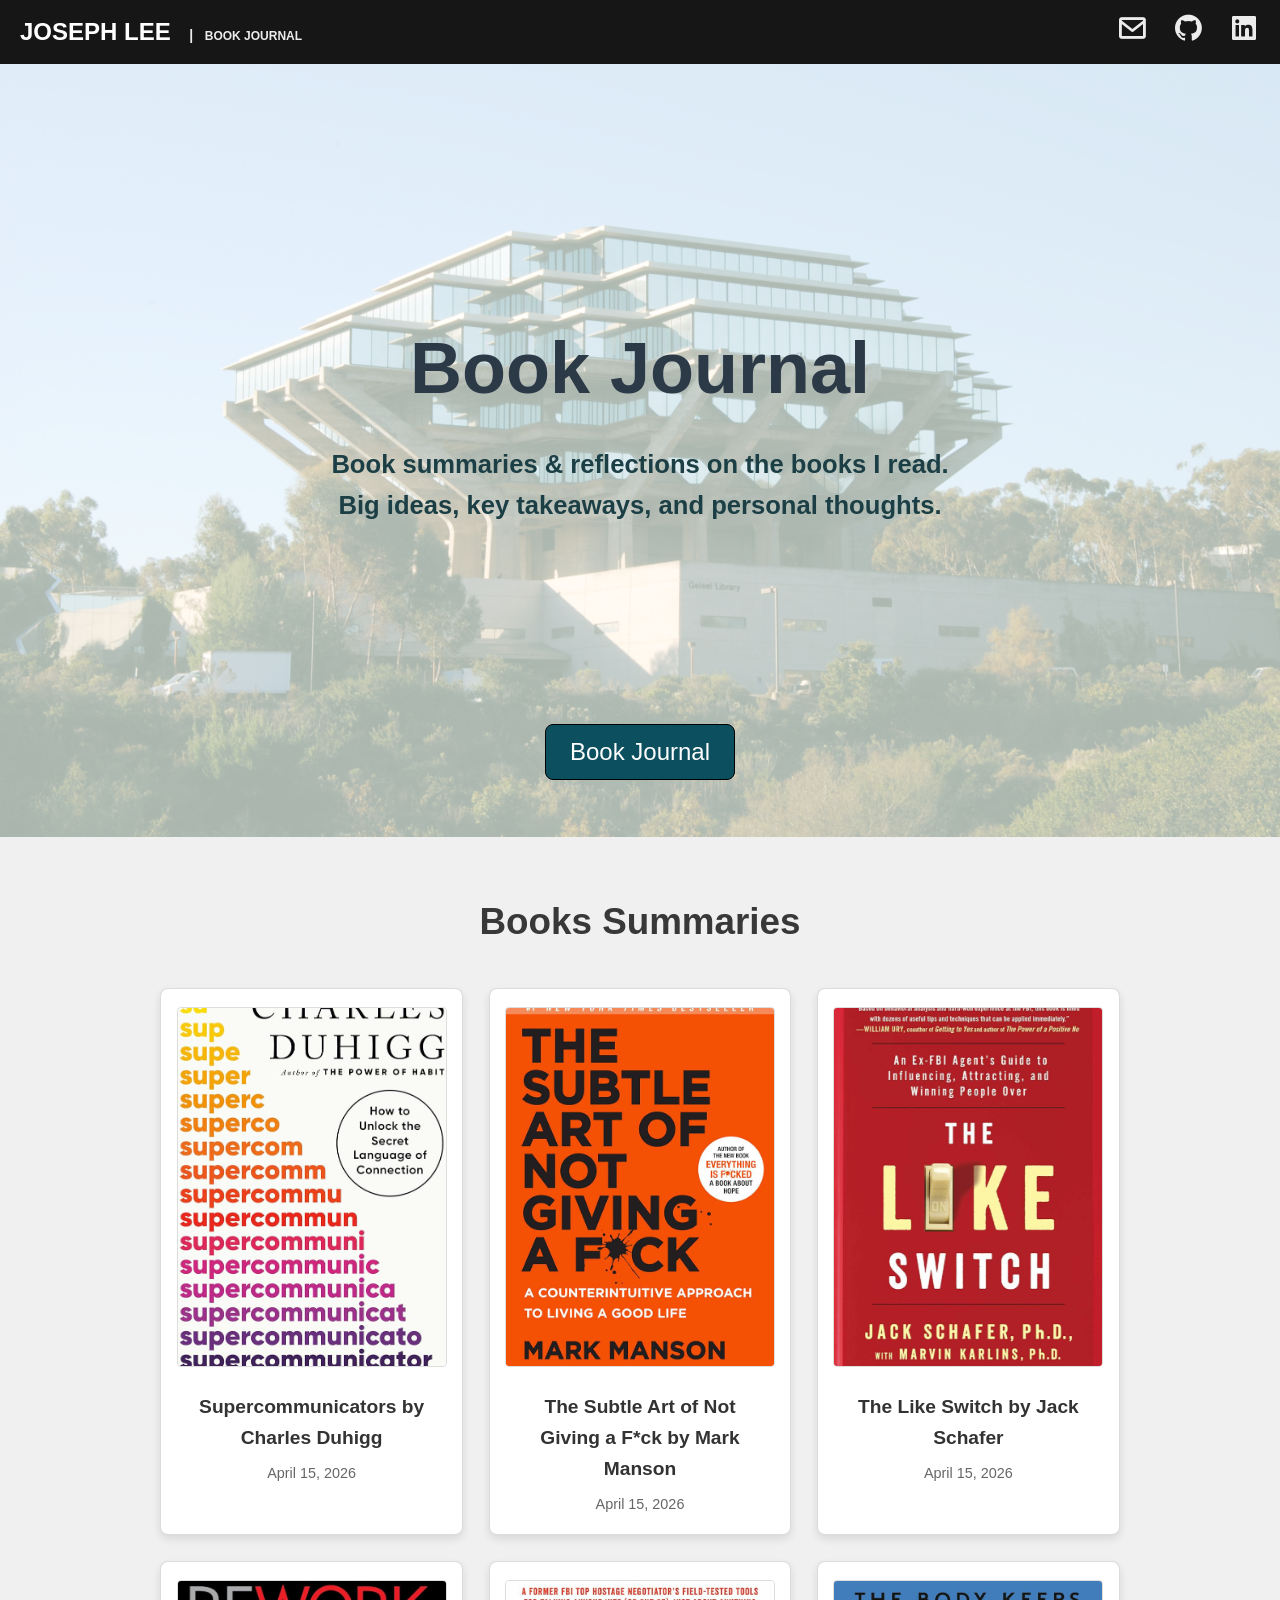
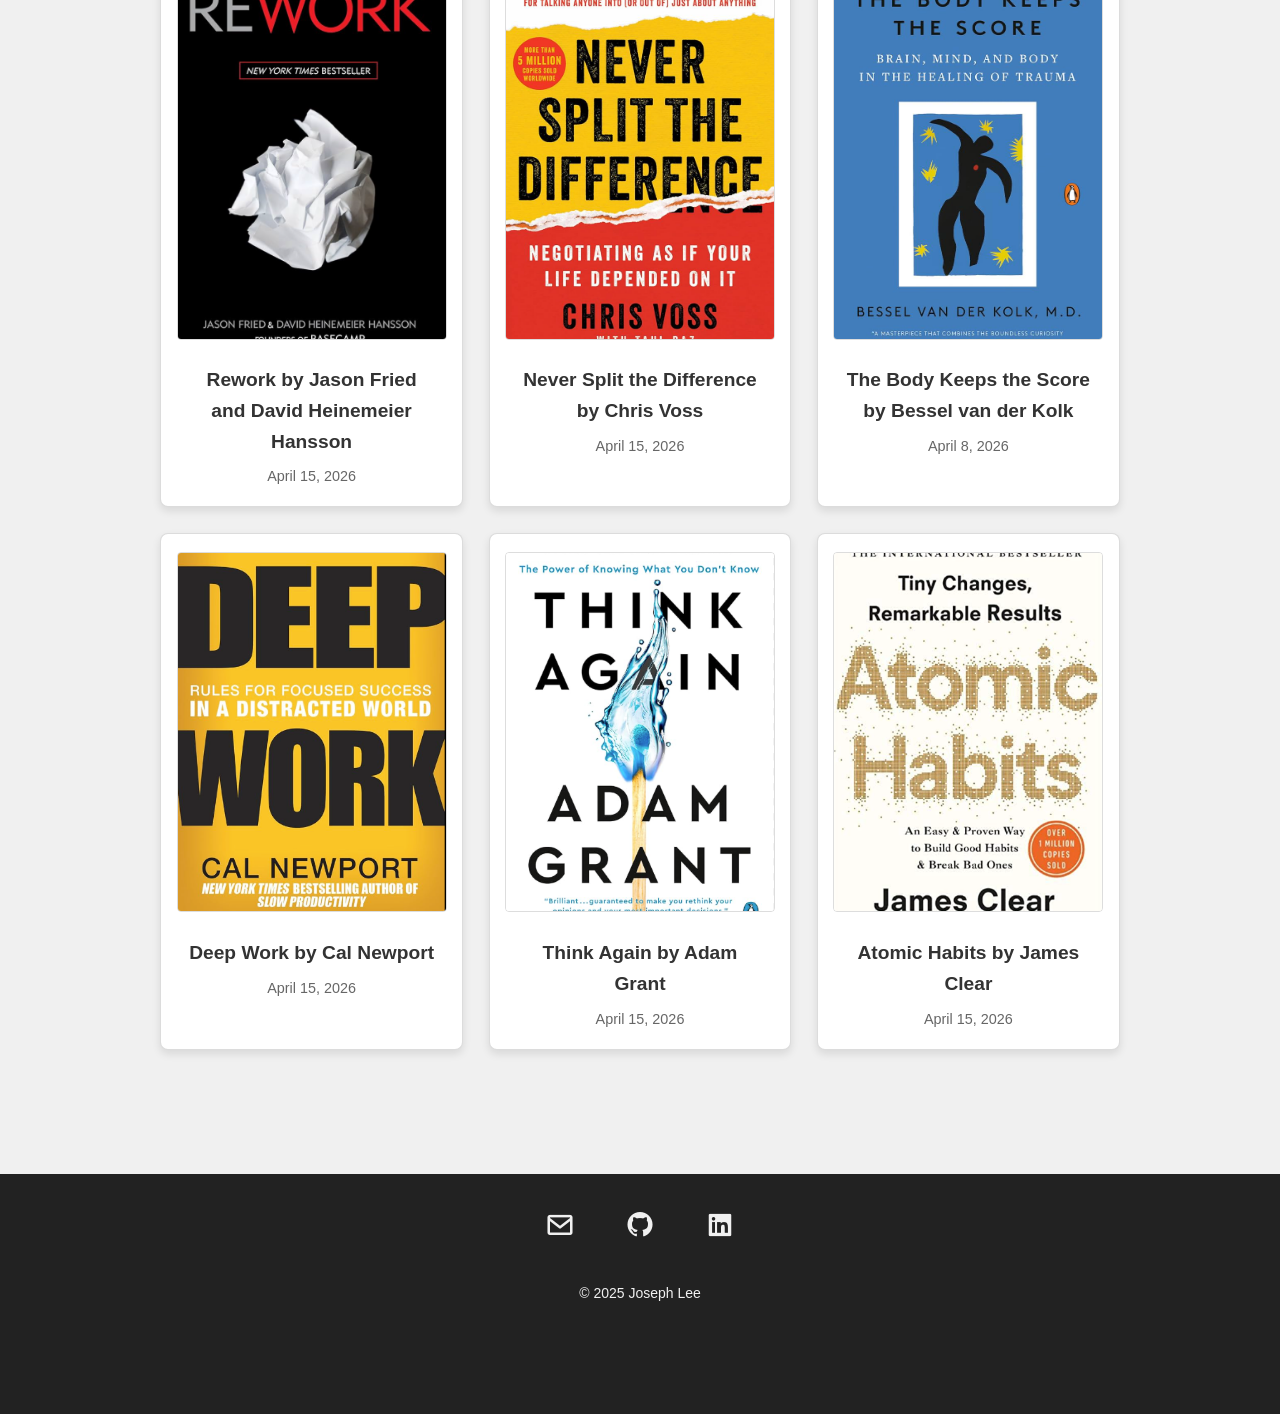
<file: index.html>
<!DOCTYPE html>
<html lang="en">
<head>
    <meta charset="UTF-8">
    <meta name="mobile-web-app-capable" content="yes">
	<meta name="author" content="Joseph Lee">
    <meta name="description" content="Personal Page">
    <meta name="viewport" content="width=device-width, initial-scale=1.0">
    <link rel="canonical" href="https://jo2eph.github.io/">
    <title>Book Journal | Joseph Lee</title>

    <!-- CSS
    ============================================== -->
    <link rel="stylesheet" href="./styles/style.css">
    <link rel="stylesheet" href="./styles/animate.css">
    <link rel="stylesheet" href="./styles/navbar.css">
    <link rel="stylesheet" href="./styles/jumpToTop.css">
    <link rel="stylesheet" href="./styles/intro.css">
    <link rel="stylesheet" href="./styles/main.css">
    <link rel="stylesheet" href="./styles/footer.css">
    
    <!-- ICON
    ============================================== -->
    <link rel="icon" type="image/x-icon" href="./assets/favicon.ico">
    
    <!-- FONTS
    ============================================== -->
    <link rel="preconnect" href="https://fonts.googleapis.com">

    <!-- OTHERS
    ============================================== -->
    <link href="https://unpkg.com/boxicons@2.1.4/css/boxicons.min.css" rel="stylesheet">
    <link href="https://cdnjs.cloudflare.com/ajax/libs/font-awesome/4.7.0/css/font-awesome.min.css" rel="stylesheet">
</head>
<body>
    <script defer src="./scripts/load.js"></script>
    
    <!-- NAVIGATION MENU -->
    <nav id="navbar-container">
        <!-- LEFT: logo -->
        <div id="navbar-left">
            <div id="logo">
                <a href="https://jo2eph.github.io/">
                    <span>
                        JOSEPH LEE
                    </span>
                </a>
                <span id="bread-crumbs">
                    &nbsp; | &nbsp;
                    <span class="bread-crumb">
                        BOOK JOURNAL
                    </span>
                </span>
            </div>
        </div>

        <!-- RIGHT: socials -->
        <div id="navbar-right">
            <div id="socials-container">
                <a href="mailto:junhyuk.x.lee@gmail.com" title="Send me an email" class="social-links"
                target="_blank" rel="noopener noreferrer">
                    <i class='bx  bx-envelope'></i>
                </a>
                <a href="https://github.com/jo2eph" title="My GitHub" class="social-links" target="_blank" rel="noopener noreferrer">
                    <i class="bx bxl-github"></i>
                </a>
                <a href="https://www.linkedin.com/in/jo2eph/" title="Connect with me on LinkedIn" class="social-links" target="_blank" rel="noopener noreferrer">
                    <i class='bx bxl-linkedin-square'></i>
                </a>
            </div>
        </div>
        
        <!-- MOBILE MENU -->
        <div id="mobile-menu">
            <i id="hamburger-menu" class="fa fa-bars" aria-hidden="true"></i>

            <div id="mobile-menu-content">
                <!-- SOCIALS -->
                <div id="mobile-navbar-socials" class="hidden">
                    <a href="mailto:junhyuk.x.lee@gmail.com" title="Send me an email" class="social-links"
                    target="_blank" rel="noopener noreferrer">
                        <i class='bx  bx-envelope'></i>
                    </a>
                    <a href="https://github.com/jo2eph" title="My GitHub" class="social-links" target="_blank" rel="noopener noreferrer">
                        <i class="bx bxl-github"></i>
                    </a>
                    <a href="https://www.linkedin.com/in/jo2eph/" title="Connect with me on LinkedIn" class="social-links" target="_blank" rel="noopener noreferrer">
                        <i class='bx bxl-linkedin-square'></i>
                    </a>
                </div>
            </div>
        </div>
    </nav>

    <!-- JUMP TO TOP BUTTON-->
    <div id="jump-to-top">
        <a href="javascript:void(0)" title="Scroll to top">
            <i class="fa fa-arrow-up" aria-hidden="true"></i>
        </a>
    </div>

    <!-- INTRO -->
    <section id="intro">
        <div id="intro-content">
            <h1>
                Book Journal
            </h1>
            <p>
                Book summaries &amp; reflections on the books I read.
                <br>
                Big ideas, key takeaways, and personal thoughts.
            </p>
            <a href="javascript:void(0)" title="Scroll down" id="scroll-down">
                Book Journal
            </a>
        </div>
    </section>

    <main>
        
        <h2>
            Books Summaries
        </h2>

        <div id="books-container">

            <div class="book-card">
                <div class="book-cover">
                    <img src="./assets/books/supercommunicators_charles_duhigg.png" alt="Image">
                </div>
                <div class="book-title">
                    <a href="./posts/template/">
                        Supercommunicators by Charles Duhigg
                    </a>
                </div>
                <div class="date">
                    April 15, 2026
                </div>
            </div>

            <div class="book-card">
                <div class="book-cover">
                    <img src="./assets/books/the_subtle_art_of_not_giving_a_f_mark_manson.png" alt="Image">
                </div>
                <div class="book-title">
                    <a href="./posts/template/">
                        The Subtle Art of Not Giving a F*ck by Mark Manson
                    </a>
                </div>
                <div class="date">
                    April 15, 2026
                </div>
            </div>

            <div class="book-card">
                <div class="book-cover">
                    <img src="./assets/books/the_like_switch_jack_schafer.png" alt="Image">
                </div>
                <div class="book-title">
                    <a href="./posts/template/">
                        The Like Switch by Jack Schafer
                    </a>
                </div>
                <div class="date">
                    April 15, 2026
                </div>
            </div>

            <div class="book-card">
                <div class="book-cover">
                    <img src="./assets/books/rework_jason_fried.png" alt="Image">
                </div>
                <div class="book-title">
                    <a href="./posts/template/">
                        Rework by Jason Fried and David Heinemeier Hansson
                    </a>
                </div>
                <div class="date">
                    April 15, 2026
                </div>
            </div>

            <div class="book-card">
                <div class="book-cover">
                    <img src="./assets/books/never_split_the_difference_chris_voss.png" alt="Image">
                </div>
                <div class="book-title">
                    <a href="./posts/template/">
                        Never Split the Difference by Chris Voss
                    </a>
                </div>
                <div class="date">
                    April 15, 2026
                </div>
            </div>

            <div class="book-card">
                <div class="book-cover">
                    <img src="./assets/books/the_body_keeps_the_score_bessel_van_der_kolk.png" alt="Image">
                </div>
                <div class="book-title">
                    <a href="./posts/template/">
                        The Body Keeps the Score by Bessel van der Kolk
                    </a>
                </div>
                <div class="date">
                    April 8, 2026
                </div>
            </div>

            <div class="book-card">
                <div class="book-cover">
                    <img src="./assets/books/deep_work_cal_newport.png" alt="Image">
                </div>
                <div class="book-title">
                    <a href="./posts/template/">
                        Deep Work by Cal Newport
                    </a>
                </div>
                <div class="date">
                    April 15, 2026
                </div>
            </div>

            <div class="book-card">
                <div class="book-cover">
                    <img src="./assets/books/think_again_adam_grant.png" alt="Image">
                </div>
                <div class="book-title">
                    <a href="./posts/template/">
                        Think Again by Adam Grant
                    </a>
                </div>
                <div class="date">
                    April 15, 2026
                </div>
            </div>

            <div class="book-card">
                <div class="book-cover">
                    <img src="./assets/books/atomic_habits_james_clear.png" alt="Image">
                </div>
                <div class="book-title">
                    <a href="./posts/atomic_habits_james_clear/">
                        Atomic Habits by James Clear
                    </a>
                </div>
                <div class="date">
                    April 15, 2026
                </div>
            </div>

        </div>

    </main>

    <!-- FOOTER SECTION -->
    <footer id="footer">
        <div id="footer-container">
            <div id="links">
                <a href="mailto:junhyuk.x.lee@gmail.com" title="Send me an email" class="social-links"
                target="_blank" rel="noopener noreferrer">
                    <i class='bx  bx-envelope'></i>
                </a>
                <a href="https://github.com/jo2eph" title="My GitHub" class="social-links" target="_blank" rel="noopener noreferrer">
                    <i class="bx bxl-github"></i>
                </a>
                <a href="https://www.linkedin.com/in/jo2eph/" title="Connect with me on LinkedIn" class="social-links" target="_blank" rel="noopener noreferrer">
                    <i class='bx bxl-linkedin-square'></i>
                </a>
            </div>

            <span id="copyright">
                &copy; 2025 Joseph Lee
            </span>
        </div>
    </footer>

    <script src="./scripts/script.js"></script>
    <script src="./scripts/scrollToTop.js"></script>
    <script src="./scripts/url.js"></script>
</body>
</html>
</file>
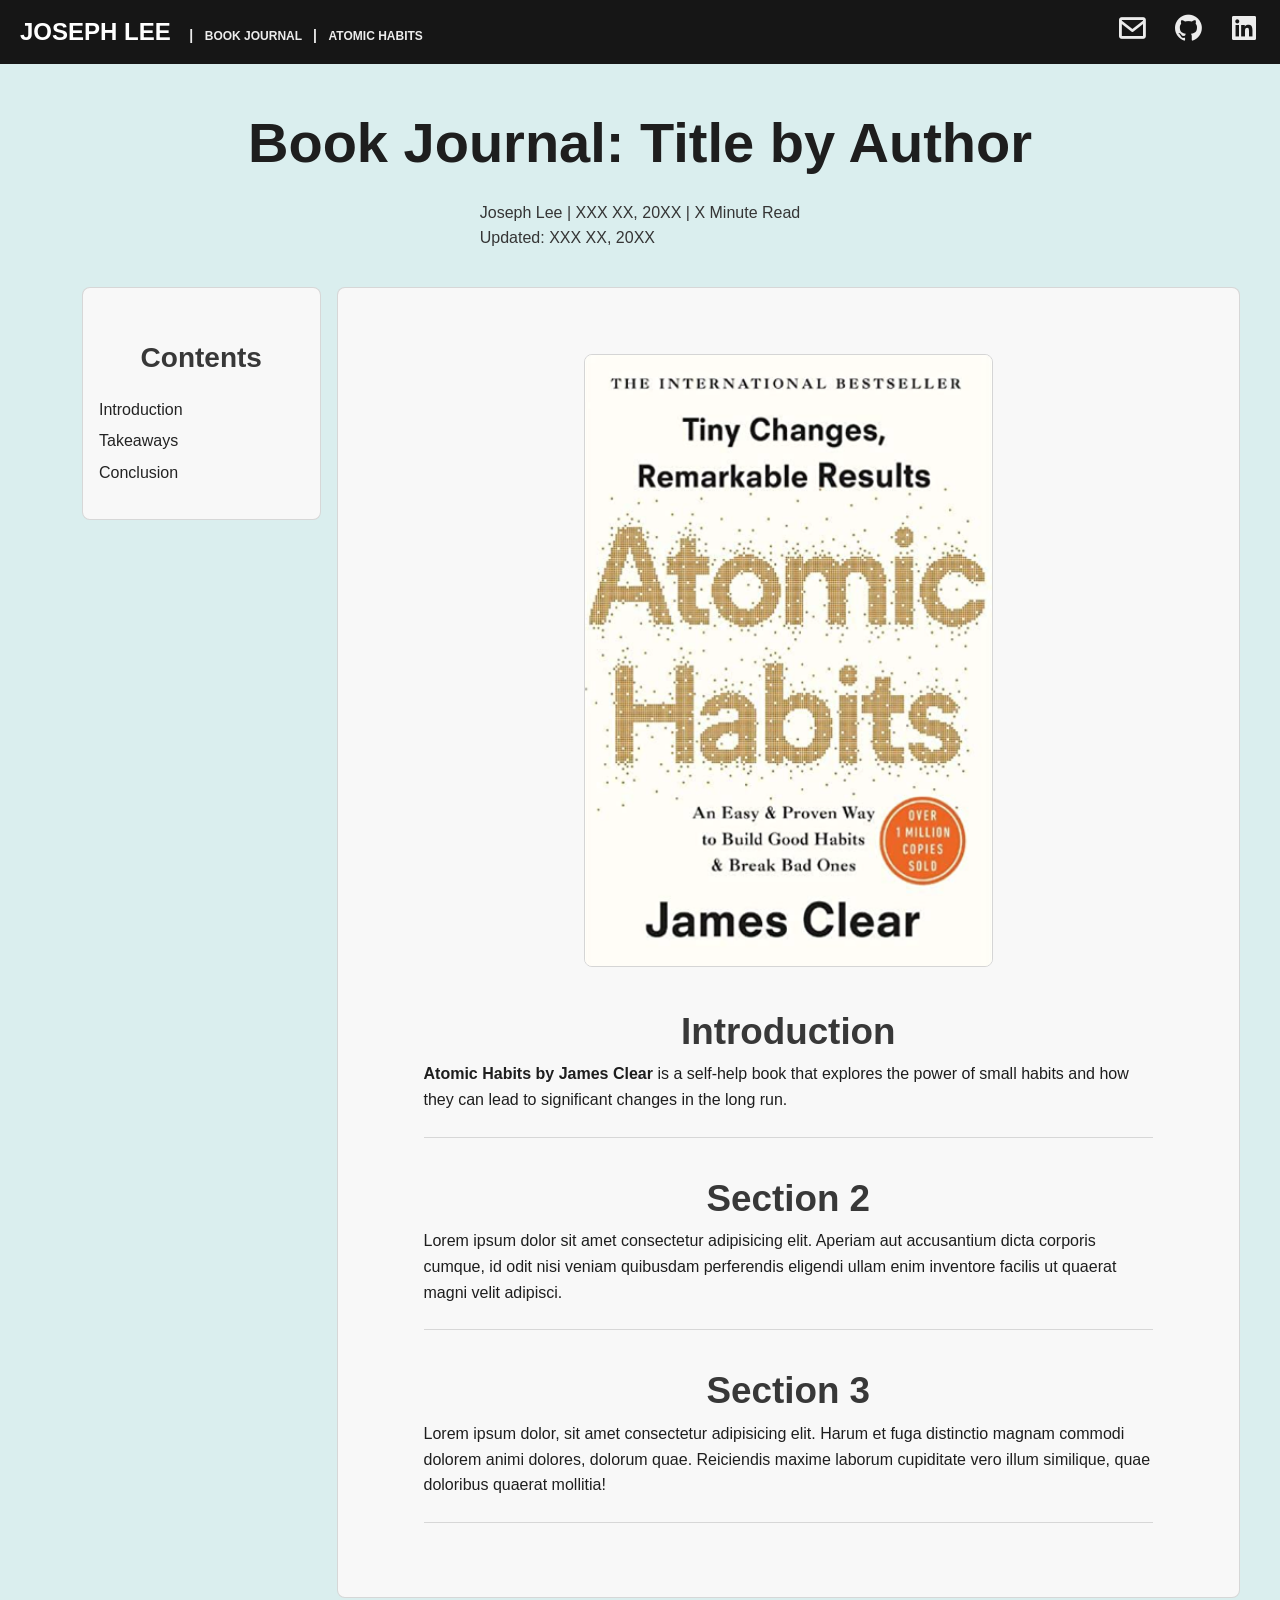
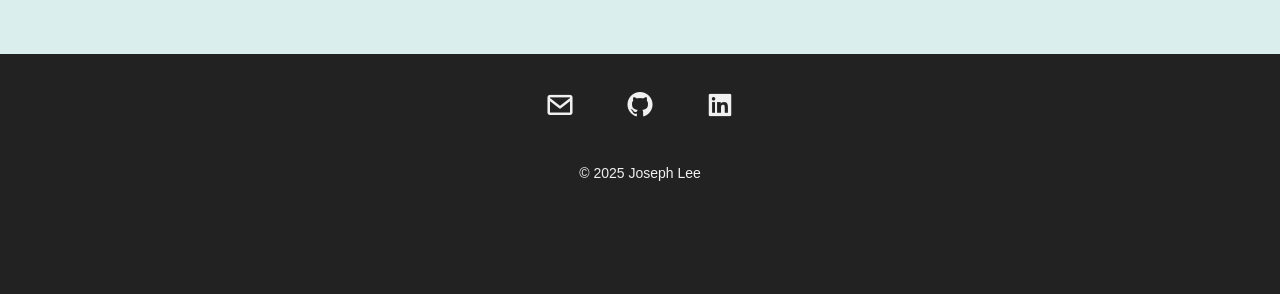
<file: posts/atomic_habits_james_clear/index.html>
<!DOCTYPE html>
<html lang="en">
<head>
    <meta charset="UTF-8">
    <meta name="viewport" content="width=device-width, initial-scale=1.0">
    <title>Book Journal | Template | Joseph Lee</title>
    
    <!-- CSS
    ============================================== -->
    <link rel="stylesheet" href="../../styles/style.css">
    <link rel="stylesheet" href="../../styles/animate.css">
    <link rel="stylesheet" href="../../styles/navbar.css">
    <link rel="stylesheet" href="../../styles/jumpToTop.css">
    <link rel="stylesheet" href="../../styles/intro.css">
    <link rel="stylesheet" href="../../styles/main.css">
    <link rel="stylesheet" href="../../styles/posts.css">
    <link rel="stylesheet" href="../../styles/footer.css">

    <link rel="stylesheet" href="./styles/style.css">
    
    <!-- ICON
    ============================================== -->
    <link rel="icon" type="image/x-icon" href="../../assets/favicon.ico">
    
    <!-- FONTS
    ============================================== -->
    <link rel="preconnect" href="https://fonts.googleapis.com">

    <!-- OTHERS
    ============================================== -->
    <link href="https://unpkg.com/boxicons@2.1.4/css/boxicons.min.css" rel="stylesheet">
    <link href="https://cdnjs.cloudflare.com/ajax/libs/font-awesome/4.7.0/css/font-awesome.min.css" rel="stylesheet">
</head>
<body>
    <script defer src="../../scripts/load.js"></script>
    
    <!-- NAVIGATION MENU -->
    <nav id="navbar-container">
        <!-- LEFT: logo -->
        <div id="navbar-left">
            <div id="logo">
                <a href="https://jo2eph.github.io/">
                    <span>
                        JOSEPH LEE
                    </span>
                </a>
                <span id="bread-crumbs">
                    &nbsp; | &nbsp;
                    <a href="https://jo2eph.github.io/book-journal/">
                        <span class="bread-crumb">
                            BOOK JOURNAL
                        </span>
                    </a>
                    &nbsp; | &nbsp;
                    <span class="bread-crumb">
                        ATOMIC HABITS
                    </span>
                </span>
            </div>
        </div>

        <!-- RIGHT: socials -->
        <div id="navbar-right">
            <div id="socials-container">
                <a href="mailto:junhyuk.x.lee@gmail.com" title="Send me an email" class="social-links"
                target="_blank" rel="noopener noreferrer">
                    <i class='bx  bx-envelope'></i>
                </a>
                <a href="https://github.com/jo2eph" title="My GitHub" class="social-links" target="_blank" rel="noopener noreferrer">
                    <i class="bx bxl-github"></i>
                </a>
                <a href="https://www.linkedin.com/in/jo2eph/" title="Connect with me on LinkedIn" class="social-links" target="_blank" rel="noopener noreferrer">
                    <i class='bx bxl-linkedin-square'></i>
                </a>
            </div>
        </div>
        
        <!-- MOBILE MENU -->
        <div id="mobile-menu">
            <i id="hamburger-menu" class="fa fa-bars" aria-hidden="true"></i>

            <div id="mobile-menu-content">
                <!-- SOCIALS -->
                <div id="mobile-navbar-socials" class="hidden">
                    <a href="mailto:junhyuk.x.lee@gmail.com" title="Send me an email" class="social-links"
                    target="_blank" rel="noopener noreferrer">
                        <i class='bx  bx-envelope'></i>
                    </a>
                    <a href="https://github.com/jo2eph" title="My GitHub" class="social-links" target="_blank" rel="noopener noreferrer">
                        <i class="bx bxl-github"></i>
                    </a>
                    <a href="https://www.linkedin.com/in/jo2eph/" title="Connect with me on LinkedIn" class="social-links" target="_blank" rel="noopener noreferrer">
                        <i class='bx bxl-linkedin-square'></i>
                    </a>
                </div>
            </div>
        </div>
    </nav>

    <!-- JUMP TO TOP BUTTON-->
    <div id="jump-to-top">
        <a href="javascript:void(0)" title="Scroll to top">
            <i class="fa fa-arrow-up" aria-hidden="true"></i>
        </a>
    </div>

    <main>
        <h1 id="title">
            Book Journal: Title by Author
        </h1>
        <div id="info">
            Joseph Lee | XXX XX, 20XX | X Minute Read
            <br>
            Updated: XXX XX, 20XX
        </div>

        <div id="article-container">
            <aside id="contents">
                <h2>
                    Contents
                </h2>
                <ul>
                    <li id="contents-link-1">
                        <a href="javascript:void(0)">
                            Introduction
                        </a>
                    </li>
                    <li id="contents-link-2">
                        <a href="javascript:void(0)">
                            Takeaways
                        </a>
                    </li>
                    <li id="contents-link-3">
                        <a href="javascript:void(0)">
                            Conclusion
                        </a>
                    </li>
                </ul>
            </aside>

            <article id="article">

                <img src="../../assets/books/atomic_habits_james_clear.png" alt="Image" id="book-image">

                <section id="section-1">
                    <h2>
                        Introduction
                    </h2>
                    <p>
                        <b>Atomic Habits by James Clear</b>
                        is a self-help book that explores the power of small habits
                        and how they can lead to significant changes in the long run.
                        
                    </p>
                </section>

                <section id="section-2">
                    <h2>
                        Section 2
                    </h2>
                    <p>
                        Lorem ipsum dolor sit amet consectetur adipisicing elit. Aperiam aut accusantium dicta corporis cumque, id odit nisi veniam quibusdam perferendis eligendi ullam enim inventore facilis ut quaerat magni velit adipisci.
                    </p>
                </section>

                <section id="section-3">
                    <h2>
                        Section 3
                    </h2>
                    <p>
                        Lorem ipsum dolor, sit amet consectetur adipisicing elit. Harum et fuga distinctio magnam commodi dolorem animi dolores, dolorum quae. Reiciendis maxime laborum cupiditate vero illum similique, quae doloribus quaerat mollitia!
                    </p>
                </section>
            </article>

        </div>
    </main>

    <footer id="footer">
        <div id="footer-container">
            <div id="links">
                <a href="mailto:junhyuk.x.lee@gmail.com" title="Send me an email" class="social-links"
                target="_blank" rel="noopener noreferrer">
                    <i class='bx  bx-envelope'></i>
                </a>
                <a href="https://github.com/jo2eph" title="My GitHub" class="social-links" target="_blank" rel="noopener noreferrer">
                    <i class="bx bxl-github"></i>
                </a>
                <a href="https://www.linkedin.com/in/jo2eph/" title="Connect with me on LinkedIn" class="social-links" target="_blank" rel="noopener noreferrer">
                    <i class='bx bxl-linkedin-square'></i>
                </a>
            </div>

            <span id="copyright">
                &copy; 2025 Joseph Lee
            </span>
        </div>
    </footer>

    <script src="../../scripts/contents.js"></script>
    <script src="../../scripts/script.js"></script>
    <script src="../../scripts/scrollToTop.js"></script>
    <script src="../../scripts/url.js"></script>
</body>
</html>
</file>
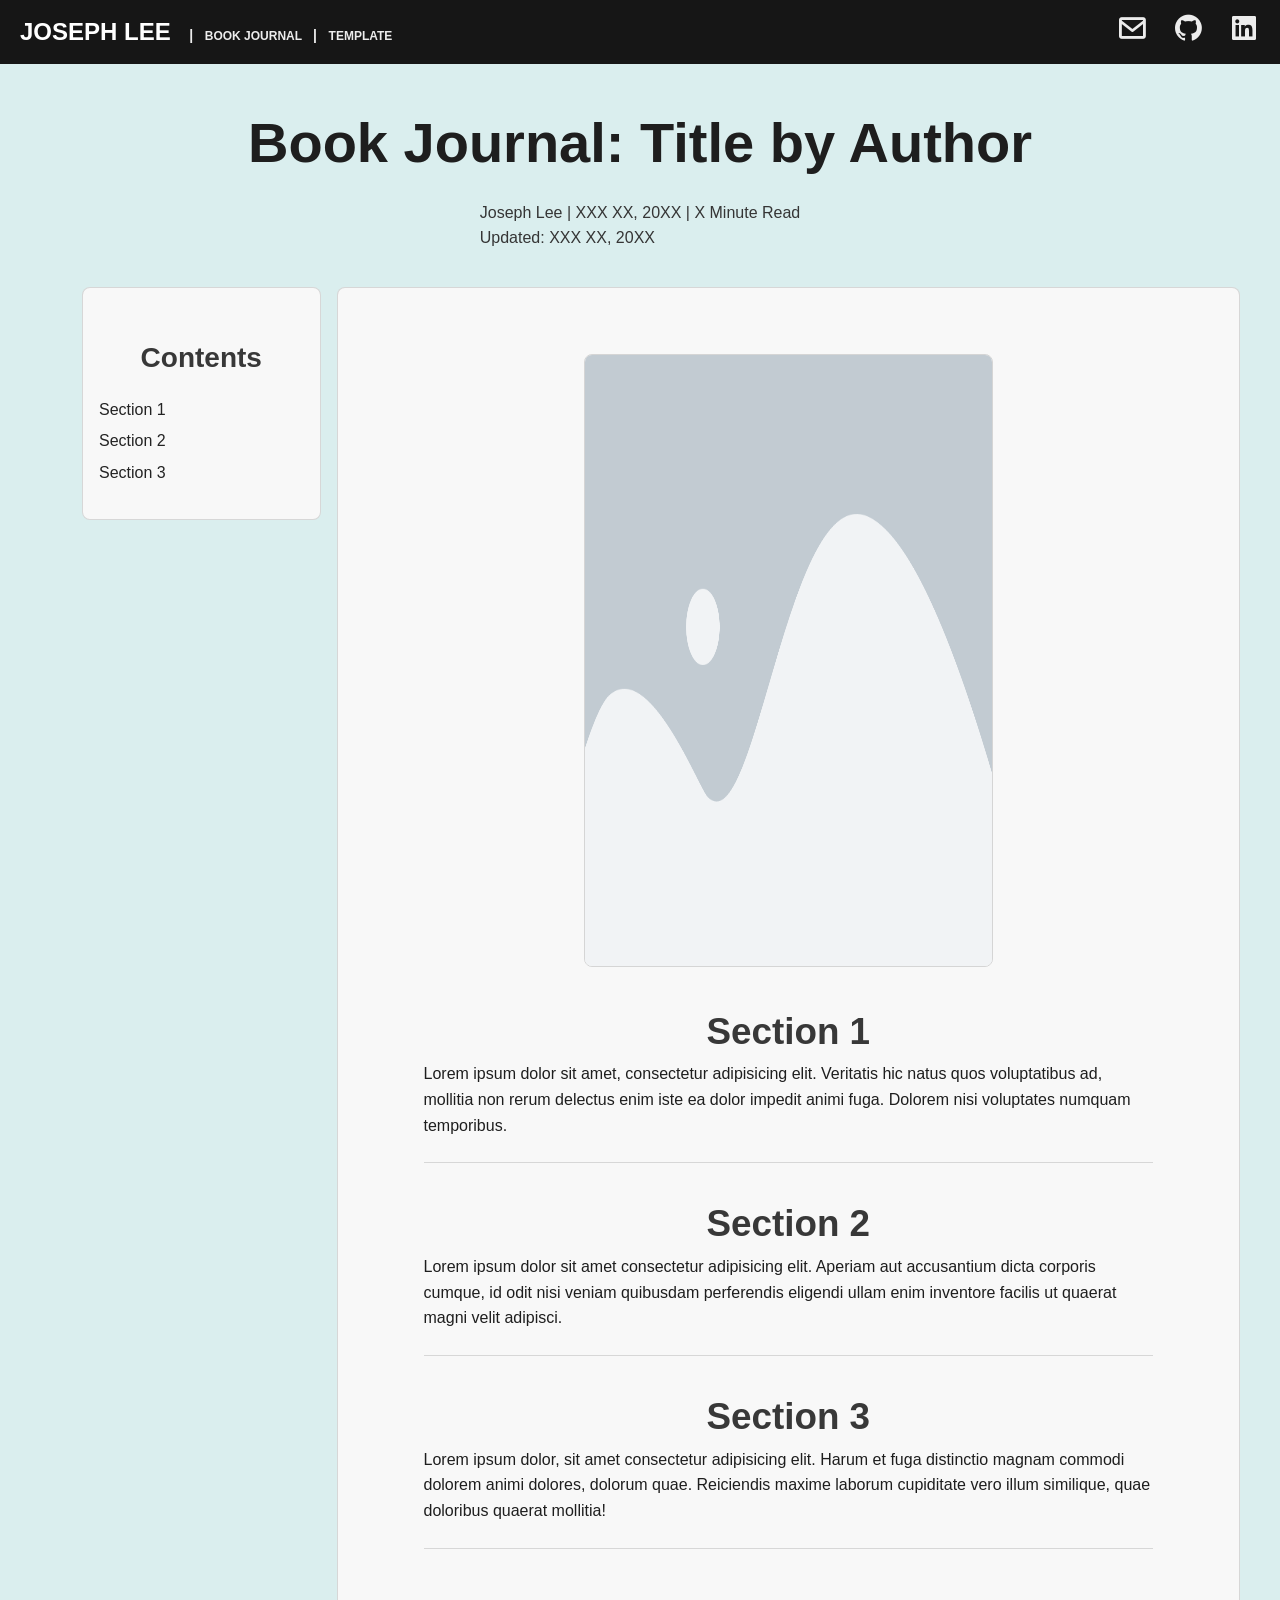
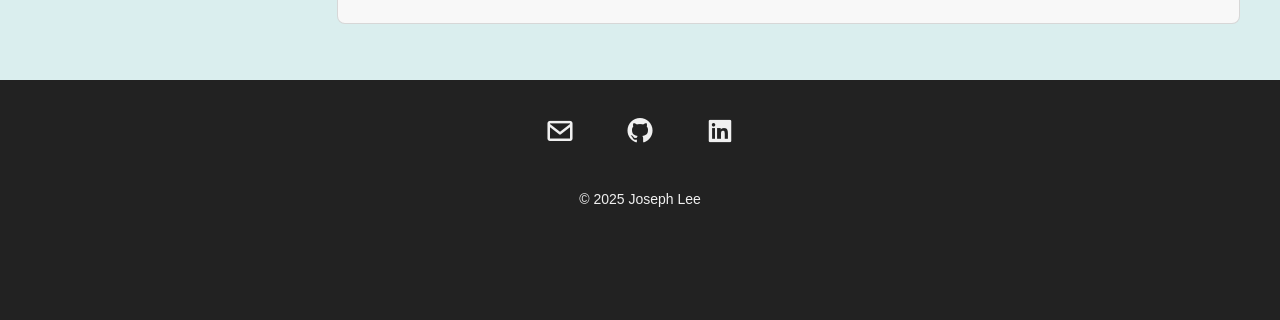
<file: posts/template/index.html>
<!DOCTYPE html>
<html lang="en">
<head>
    <meta charset="UTF-8">
    <meta name="viewport" content="width=device-width, initial-scale=1.0">
    <title>Book Journal | Template | Joseph Lee</title>
    
    <!-- CSS
    ============================================== -->
    <link rel="stylesheet" href="../../styles/style.css">
    <link rel="stylesheet" href="../../styles/animate.css">
    <link rel="stylesheet" href="../../styles/navbar.css">
    <link rel="stylesheet" href="../../styles/jumpToTop.css">
    <link rel="stylesheet" href="../../styles/intro.css">
    <link rel="stylesheet" href="../../styles/main.css">
    <link rel="stylesheet" href="../../styles/posts.css">
    <link rel="stylesheet" href="../../styles/footer.css">

    <link rel="stylesheet" href="./styles/style.css">
    
    <!-- ICON
    ============================================== -->
    <link rel="icon" type="image/x-icon" href="../../assets/favicon.ico">
    
    <!-- FONTS
    ============================================== -->
    <link rel="preconnect" href="https://fonts.googleapis.com">

    <!-- OTHERS
    ============================================== -->
    <link href="https://unpkg.com/boxicons@2.1.4/css/boxicons.min.css" rel="stylesheet">
    <link href="https://cdnjs.cloudflare.com/ajax/libs/font-awesome/4.7.0/css/font-awesome.min.css" rel="stylesheet">
</head>
<body>
    <script defer src="../../scripts/load.js"></script>
    
    <!-- NAVIGATION MENU -->
    <nav id="navbar-container">
        <!-- LEFT: logo -->
        <div id="navbar-left">
            <div id="logo">
                <a href="https://jo2eph.github.io/">
                    <span>
                        JOSEPH LEE
                    </span>
                </a>
                <span id="bread-crumbs">
                    &nbsp; | &nbsp;
                    <a href="https://jo2eph.github.io/book-journal/">
                        <span class="bread-crumb">
                            BOOK JOURNAL
                        </span>
                    </a>
                    &nbsp; | &nbsp;
                    <span class="bread-crumb">
                        TEMPLATE
                    </span>
                </span>
            </div>
        </div>

        <!-- RIGHT: socials -->
        <div id="navbar-right">
            <div id="socials-container">
                <a href="mailto:junhyuk.x.lee@gmail.com" title="Send me an email" class="social-links"
                target="_blank" rel="noopener noreferrer">
                    <i class='bx  bx-envelope'></i>
                </a>
                <a href="https://github.com/jo2eph" title="My GitHub" class="social-links" target="_blank" rel="noopener noreferrer">
                    <i class="bx bxl-github"></i>
                </a>
                <a href="https://www.linkedin.com/in/jo2eph/" title="Connect with me on LinkedIn" class="social-links" target="_blank" rel="noopener noreferrer">
                    <i class='bx bxl-linkedin-square'></i>
                </a>
            </div>
        </div>
        
        <!-- MOBILE MENU -->
        <div id="mobile-menu">
            <i id="hamburger-menu" class="fa fa-bars" aria-hidden="true"></i>

            <div id="mobile-menu-content">
                <!-- SOCIALS -->
                <div id="mobile-navbar-socials" class="hidden">
                    <a href="mailto:junhyuk.x.lee@gmail.com" title="Send me an email" class="social-links"
                    target="_blank" rel="noopener noreferrer">
                        <i class='bx  bx-envelope'></i>
                    </a>
                    <a href="https://github.com/jo2eph" title="My GitHub" class="social-links" target="_blank" rel="noopener noreferrer">
                        <i class="bx bxl-github"></i>
                    </a>
                    <a href="https://www.linkedin.com/in/jo2eph/" title="Connect with me on LinkedIn" class="social-links" target="_blank" rel="noopener noreferrer">
                        <i class='bx bxl-linkedin-square'></i>
                    </a>
                </div>
            </div>
        </div>
    </nav>

    <!-- JUMP TO TOP BUTTON-->
    <div id="jump-to-top">
        <a href="javascript:void(0)" title="Scroll to top">
            <i class="fa fa-arrow-up" aria-hidden="true"></i>
        </a>
    </div>

    <main>
        <h1 id="title">
            Book Journal: Title by Author
        </h1>
        <div id="info">
            Joseph Lee | XXX XX, 20XX | X Minute Read
            <br>
            Updated: XXX XX, 20XX
        </div>

        <div id="article-container">
            <aside id="contents">
                <h2>
                    Contents
                </h2>
                <ul>
                    <li id="contents-link-1">
                        <a href="javascript:void(0)">
                            Section 1
                        </a>
                    </li>
                    <li id="contents-link-2">
                        <a href="javascript:void(0)">
                            Section 2
                        </a>
                    </li>
                    <li id="contents-link-3">
                        <a href="javascript:void(0)">
                            Section 3
                        </a>
                    </li>
                </ul>
            </aside>

            <article id="article">

                <img src="../../assets/placeholder.png" alt="Image" id="book-image">

                <section id="section-1">
                    <h2>
                        Section 1
                    </h2>
                    <p>
                        Lorem ipsum dolor sit amet, consectetur adipisicing elit. Veritatis hic natus quos voluptatibus ad, mollitia non rerum delectus enim iste ea dolor impedit animi fuga. Dolorem nisi voluptates numquam temporibus.
                    </p>
                </section>

                <section id="section-2">
                    <h2>
                        Section 2
                    </h2>
                    <p>
                        Lorem ipsum dolor sit amet consectetur adipisicing elit. Aperiam aut accusantium dicta corporis cumque, id odit nisi veniam quibusdam perferendis eligendi ullam enim inventore facilis ut quaerat magni velit adipisci.
                    </p>
                </section>

                <section id="section-3">
                    <h2>
                        Section 3
                    </h2>
                    <p>
                        Lorem ipsum dolor, sit amet consectetur adipisicing elit. Harum et fuga distinctio magnam commodi dolorem animi dolores, dolorum quae. Reiciendis maxime laborum cupiditate vero illum similique, quae doloribus quaerat mollitia!
                    </p>
                </section>
            </article>

        </div>
    </main>

    <footer id="footer">
        <div id="footer-container">
            <div id="links">
                <a href="mailto:junhyuk.x.lee@gmail.com" title="Send me an email" class="social-links"
                target="_blank" rel="noopener noreferrer">
                    <i class='bx  bx-envelope'></i>
                </a>
                <a href="https://github.com/jo2eph" title="My GitHub" class="social-links" target="_blank" rel="noopener noreferrer">
                    <i class="bx bxl-github"></i>
                </a>
                <a href="https://www.linkedin.com/in/jo2eph/" title="Connect with me on LinkedIn" class="social-links" target="_blank" rel="noopener noreferrer">
                    <i class='bx bxl-linkedin-square'></i>
                </a>
            </div>

            <span id="copyright">
                &copy; 2025 Joseph Lee
            </span>
        </div>
    </footer>

    <script src="../../scripts/contents.js"></script>
    <script src="../../scripts/script.js"></script>
    <script src="../../scripts/scrollToTop.js"></script>
    <script src="../../scripts/url.js"></script>
</body>
</html>
</file>
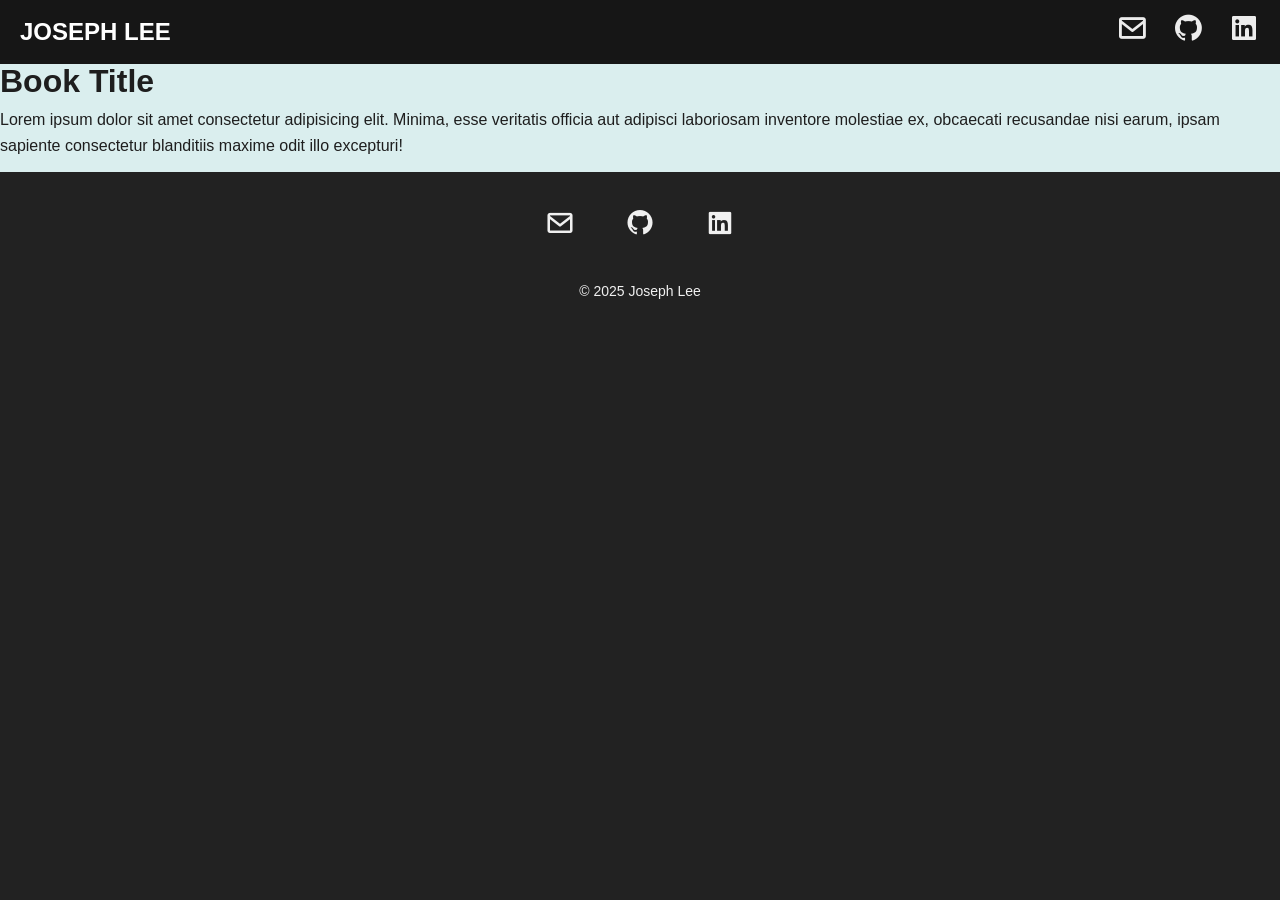
<file: posts/template.html>
<!DOCTYPE html>
<html lang="en">
<head>
    <meta charset="UTF-8">
    <meta name="viewport" content="width=device-width, initial-scale=1.0">
    <title>Template</title>
    
<!-- CSS
    ============================================== -->
    <link rel="stylesheet" href="../styles/style.css">
    <link rel="stylesheet" href="../styles/animate.css">
    <link rel="stylesheet" href="../styles/navbar.css">
    <link rel="stylesheet" href="../styles/jumpToTop.css">
    <link rel="stylesheet" href="../styles/intro.css">
    <link rel="stylesheet" href="../styles/main.css">
    <link rel="stylesheet" href="../styles/posts.css">
    <link rel="stylesheet" href="../styles/footer.css">
    
    <!-- ICON
    ============================================== -->
    <link rel="icon" type="image/x-icon" href="../assets/favicon.ico">
    
    <!-- FONTS
    ============================================== -->
    <link rel="preconnect" href="https://fonts.googleapis.com">

    <!-- OTHERS
    ============================================== -->
    <link href="https://unpkg.com/boxicons@2.1.4/css/boxicons.min.css" rel="stylesheet">
    <link href="https://cdnjs.cloudflare.com/ajax/libs/font-awesome/4.7.0/css/font-awesome.min.css" rel="stylesheet">
</head>
<body>
    <script defer src="../scripts/load.js"></script>
    
    <!-- NAVIGATION MENU -->
    <nav id="navbar-container">
        <!-- LEFT: logo -->
        <div id="navbar-left">
            <div id="logo">
                <a href="https://jo2eph.github.io/">
                    <span>
                        JOSEPH LEE
                    </span>
                </a>
            </div>
        </div>

        <!-- RIGHT: socials -->
        <div id="navbar-right">
            <div id="socials-container">
                <a href="mailto:junhyuk.x.lee@gmail.com" title="Send me an email" class="social-links"
                target="_blank" rel="noopener noreferrer">
                    <i class='bx  bx-envelope'></i>
                </a>
                <a href="https://github.com/jo2eph" title="My GitHub" class="social-links" target="_blank" rel="noopener noreferrer">
                    <i class="bx bxl-github"></i>
                </a>
                <a href="https://www.linkedin.com/in/jo2eph/" title="Connect with me on LinkedIn" class="social-links" target="_blank" rel="noopener noreferrer">
                    <i class='bx bxl-linkedin-square'></i>
                </a>
            </div>
        </div>
        
        <!-- MOBILE MENU -->
        <div id="mobile-menu">
            <i id="hamburger-menu" class="fa fa-bars" aria-hidden="true"></i>

            <div id="mobile-menu-content">
                <!-- SOCIALS -->
                <div id="mobile-navbar-socials" class="hidden">
                    <a href="mailto:junhyuk.x.lee@gmail.com" title="Send me an email" class="social-links"
                    target="_blank" rel="noopener noreferrer">
                        <i class='bx  bx-envelope'></i>
                    </a>
                    <a href="https://github.com/jo2eph" title="My GitHub" class="social-links" target="_blank" rel="noopener noreferrer">
                        <i class="bx bxl-github"></i>
                    </a>
                    <a href="https://www.linkedin.com/in/jo2eph/" title="Connect with me on LinkedIn" class="social-links" target="_blank" rel="noopener noreferrer">
                        <i class='bx bxl-linkedin-square'></i>
                    </a>
                </div>
            </div>
        </div>
    </nav>

    <!-- JUMP TO TOP BUTTON-->
    <div id="jump-to-top">
        <a href="javascript:void(0)" title="Scroll to top">
            <i class="fa fa-arrow-up" aria-hidden="true"></i>
        </a>
    </div>

    <main>
        <h1>
            Book Title
        </h1>

        <article>
            Lorem ipsum dolor sit amet consectetur adipisicing elit. Minima, esse veritatis officia aut adipisci laboriosam inventore molestiae ex, obcaecati recusandae nisi earum, ipsam sapiente consectetur blanditiis maxime odit illo excepturi!
        </article>
    </main>

    <footer id="footer">
        <div id="footer-container">
            <div id="links">
                <a href="mailto:junhyuk.x.lee@gmail.com" title="Send me an email" class="social-links"
                target="_blank" rel="noopener noreferrer">
                    <i class='bx  bx-envelope'></i>
                </a>
                <a href="https://github.com/jo2eph" title="My GitHub" class="social-links" target="_blank" rel="noopener noreferrer">
                    <i class="bx bxl-github"></i>
                </a>
                <a href="https://www.linkedin.com/in/jo2eph/" title="Connect with me on LinkedIn" class="social-links" target="_blank" rel="noopener noreferrer">
                    <i class='bx bxl-linkedin-square'></i>
                </a>
            </div>

            <span id="copyright">
                &copy; 2025 Joseph Lee
            </span>
        </div>
    </footer>

    <script src="../scripts/script.js"></script>
    <script src="../scripts/scrollToTop.js"></script>
    <script src="../scripts/url.js"></script>
</body>
</html>
</file>
<file: styles/style.css>
/*
Main CSS File
*/

/* REMOVE DEFAULT BROWSER SETTINGS */
* {
    margin: 0;
    padding: 0;
    box-sizing: border-box;
}

/* GLOBAL VARIABLES, THEMES AND STYLES */
:root {
    /* MAIN THEME */
    --main-intro-color: rgb(236, 236, 236);
    --main-intro-font: "Varela", sans-serif;
    --main-bg-color: rgb(240, 240, 240);
    --main-text-color: rgb(30, 30, 30);
    --secondary-bg-color: rgb(225, 225, 225);
    --secondary-text-color: rgb(20, 20, 20);
    --link-color: rgb(34, 63, 118);
}

html {
    scroll-behavior: smooth;
}

body {
    font-family:'Segoe UI', Tahoma, Geneva, Verdana, sans-serif;
    background-color: rgb(34, 34, 34);
    color: var(--main-text-color);
    line-height: 1.6;
    overflow-x: hidden;
}

main {
    padding: 0;
}

.hidden {
    display: none;
}

.code {
    background-color: rgba(200, 200, 200, 0.2);
    border: 1px solid rgba(150, 150, 150, 0.3);
    border-radius: 6px;
    color: var(--main-text-color);
    font-family: 'Courier New', Courier, monospace;
    padding: 4px 6px;
}
</file>
<file: styles/navbar.css>
nav {
    background-color: #161616;
    height: clamp(60px, 8vh, 64px);
    /* overflow: hidden; */
    position: fixed;
    width: 100%;
    z-index: 1000;
}

#navbar-container {
    display: flex;
    justify-content: space-between;
    align-items: center;
    padding: 10px 20px;
}

#navbar-left {
    display: flex;
    align-items: center;
}

#logo {
    color: white;
    font-size: 24px;
    font-weight: bold;
    text-decoration: none;
}
#logo img {
    height: 40px;
    vertical-align: middle;
    margin-right: 14px;
}
#logo a {
    color: white;
    font-size: 24px;
    font-weight: bold;
    text-decoration: none;
}

#bread-crumbs {
    color: rgb(236, 236, 236);
    font-size: 14px;
    margin-left: 4px;
    text-decoration: none;
}
.bread-crumb {
    color: rgb(236, 236, 236);
    font-size: 12px;
    font-weight: 600;
    text-decoration: none;
}

/*
#navbar-center {
    text-align: center;
}
#navbar-center-menu {
    list-style-type: none;
    margin: 0;
    padding: 0;
    display: flex;
    gap: 20px;
}
#navbar-center-menu li {
    display: inline;
}
#navbar-center-menu li a {
    color: white;
    padding: 8px 12px;
    text-decoration: none;
    transition: all 0.35s linear;
}
#navbar-center-menu li a:hover {
    background-color: #333333;
    border-radius: 5px;
    color: #c5c5c5;
    padding: 8px 12px;
    transition: all 0.3s ease;
}
*/

#navbar-right {
    display: flex;
    align-items: center;
}
#navbar-right #socials-container a {
    color: rgb(236, 236, 236);
    font-size: 32px;
    margin-left: 15px;
    text-decoration: none;
}
#navbar-right #socials-container a:hover {
    color: #93a1ab;
    transition: color 0.3s ease;
}

/* MOBILE MENU */
#mobile-menu {
    display: none;
    color: rgb(236, 236, 236);
    font-size: 32px;
}
#mobile-menu:hover {
    color: #93a1ab;
    cursor: pointer;
}

#mobile-menu-content {
    position: absolute;
    top: 100%;
    right: 20px;
    background-color: #161616;
    box-shadow: 0 8px 16px rgba(0, 0, 0, 0.2);
    z-index: 1001;
}

#mobile-navbar-menu {
    list-style-type: none;
    margin: 0;
    padding: 10px 0;
}

/*
#mobile-navbar-center-menu {
    list-style-type: none;
    margin: 0;
    padding: 0;
}
#mobile-navbar-center-menu li {
    border-bottom: 1px solid #333333;
}
#mobile-navbar-center-menu li a {
    color: rgb(240, 240, 240);
    display: block;
    font-size: 18px;
    padding: 10px 20px;
    text-decoration: none;
}
#mobile-navbar-center-menu li a:hover {
    background-color: #333333;
    color: #c5c5c5;
    transition: all 0.3s ease;
}
*/

#mobile-navbar-socials
.social-links {
    display: inline-block;
    color: rgb(236, 236, 236);
    font-size: 28px;
    margin: 10px 15px;
    text-decoration: none;
    transition: all 0.35s linear;
}
#mobile-navbar-socials
.social-links:hover {
    color: #93a1ab;
    transition: color 0.3s ease;
}


@media screen
    and (max-width: 985px)
{
    #navbar-right {
        display: none;
    }

    #mobile-menu {
        display: block;
    }

    #bread-crumbs {
        display: none;
    }
}

/*
@media screen
    and (max-width: 850px) 
{
    #navbar-center-menu {
        display: none;
    }
}
*/
</file>
<file: styles/jumpToTop.css>
#jump-to-top {
    background-color: var(--main-bg-color);
    border: none;
    border-radius: 50%;
    box-shadow: 0 4px 8px rgba(0, 0, 0, 0.2);
    color: var(--main-text-color);
    cursor: pointer;
    display: none;
    height: 50px;
    font-size: 24px;
    position: fixed;
    bottom: 20px;
    right: 20px;
    align-items: center;
    justify-content: center;
    transition: all 0.35s linear;
    width: 50px;
    z-index: 1000;
}
#jump-to-top a {
    color: inherit;
    text-decoration: none;
    display: flex;
    align-items: center;
    justify-content: center;
    height: 100%;
    width: 100%;
}

#jump-to-top:hover {
    background-color: #d9d9d9;
}
</file>
<file: styles/intro.css>
#intro {
    background-image: url('../assets/geisel.JPG');
    background-blend-mode: overlay;
    background-color: rgba(219, 226, 222, 0.919);
    background-position: center left;
    background-size: cover;
    color: rgb(13, 26, 28);
    display: flex;
    padding: 0 24px;
    font-family: 'Roboto', sans-serif;
    height: clamp(600px, 93vh, 1000px);
    width: 100%;
}

#intro-content {
    display: flex;
    flex-direction: column;
    justify-content: center;
    align-items: center;
    height: 100%;
    text-align: center;
    padding: 0 20px;
    margin: 0 auto;
}
#intro-content h1 {
    color: rgb(44, 57, 71);
    font-size: 4.5em;
    margin-bottom: 18px;
}
#intro-content p {
    color: rgb(28, 63, 70);
    font-size: 1.6em;
    font-weight: bolder;
    max-width: 800px;
}

#intro #scroll-down {
    animation: bounce 2s infinite;
    background-color: rgb(12, 80, 95);
    border: 1px solid black;
    border-radius: 8px;
    color: rgb(253, 253, 253);
    font-size: 1.5em;
    padding: 8px 24px;
    position: absolute;
    bottom: 120px;
    text-decoration: none;
    transition: all 0.35s linear;
    z-index: 10;
}
#intro #scroll-down:hover {
    animation: none;
    background-color: rgb(90, 150, 215);
    color: rgba(255, 255, 255, 0.8);
    font-size: 1.6em;
    transition: all 0.3s ease-in-out;
}

#intro #intro-image {
    flex: 1;
    flex-basis: 30%;

}
#intro #intro-image img {
    aspect-ratio: 1;
    height: 90%;
}
</file>
<file: styles/main.css>
/*
CSS for main page of book journal website
*/

main {
    background-color: var(--main-bg-color);
    padding-top: 56px;
    padding-bottom: 14px;
}

main h2 {
    color: rgb(56, 56, 56);
    font-size: 2.3em;
    text-align: center;
}

#books-container {
    display: flex;
    flex-wrap: wrap;
    flex-direction: column;
    justify-content: center;
    gap: 26px;
    max-width: 1600px;
    margin: 0 auto;
    margin-bottom: 102px;
    padding: 8px;
    padding-top: 36px;
    width: 80%;
}

.book-card {
    background-color: white;
    border: 1px solid rgba(156, 156, 156, 0.352);
    border-radius: 8px;
    box-shadow: 0 4px 8px rgba(0, 0, 0, 0.1);
    display: flex;
    flex-direction: column;
    flex-basis: 90%;
    padding: 8px;
    transition: all 0.3s ease;
    width: 100%;
}
.book-card:hover {
    box-shadow: 0 8px 16px rgba(0, 0, 0, 0.2);
    transform: scale(1.03);
    transition: all 0.3s ease;
}

.book-cover {
    margin: 0 auto;
    margin-top: 10px;
    width: 95%;
}
.book-cover img {
    border: 1px solid rgba(125, 125, 125, 0.26);
    border-radius: 4px;
    width: 100%;
    height: 100%;
    max-height: 360px;
    object-fit: cover;
    object-position: center;
    
}

.book-title {
    font-size: 1.2em;
    font-weight: bold;
    margin: 0 auto;
    margin-top: 18px;
    text-align: center;
    white-space: normal;
    width: 87%;
    word-wrap: break-word;
}
.book-title a {
    text-decoration: none;
    color: #333;
}

.book-title a:hover {
    color: #007Bff;
    text-decoration: underline;
}
.date {
    color: #666;
    font-size: 0.9em;
    margin-bottom: 10px;
    margin-top: 8px;
    text-align: center;
}


@media
    only screen
    and (min-width: 678px)
    and (max-width: 1023px)
{
    #books-container {
        flex-direction: row;
    }

    .book-card {
        flex-basis: 45%; 
        width: 100%;
    }
}


@media
    only screen
    and (min-width: 1024px)
{
    #books-container {
        flex-direction: row;
    }

    .book-card {
        flex-basis: 30%;
        width: 100%;
    }
}
</file>
<file: styles/footer.css>
/*
CSS for the footer section
*/

footer {
    background-color: rgb(34, 34, 34);
    color: rgb(240, 240, 240);
    font-size: 14px;
    min-height: 240px;
    padding: 20px 0;
    text-align: center;
}

#footer-container {
    margin: 0 auto;
    max-width: 1200px;
    padding: 0 20px;
}

#footer-container #links {
    display: flex;
    justify-content: center;
    gap: 30px;
    margin-bottom: 20px;
}

#footer-container #links .social-links {
    color: rgb(240, 240, 240);
    font-size: 30px;
    padding: 10px;
    text-decoration: none;
}
#footer-container #links .social-links:hover {
    border-radius: 10px;
    color: rgb(100, 149, 237);
    transition: color 0.3s ease;
}
</file>
<file: styles/posts.css>
/* Styles for book posts */

* {
    margin: 0;
    padding: 0;
    background-origin: border-box;
}

main {
    background-color: rgb(218, 238, 238);
}

#title {
    font-size: 56px;
    font-weight: 600;
    margin: 42px auto 12px auto;
    text-align: center;
}

#info {
    color: rgb(53, 53, 53);
    display: flex;
    justify-content: center;
    gap: 24px;
    margin-bottom: 36px;
}

#article-container {
    display: flex;
    flex-direction: column;
    max-width: 1200px;
    margin: 0 auto;
}

#contents {
    background-color: rgb(248, 248, 248);
    border: 1px solid rgba(156, 156, 156, 0.36);
    border-radius: 8px;
    height: 100%;
    padding: 16px;
    margin: 0 auto;
    margin-bottom: 24px;
    top: 42px;
    width: 90%;
    max-width: 960px;
    z-index: 1;
}

#contents h2 {
    font-size: 28px;
    margin: 0 auto;
    margin-top: 32px;
}

#contents ul {
    list-style-type: none;
    margin: 0 auto;
    margin-top: 16px;
    margin-bottom: 18px;
}
#contents ul li {
    margin-bottom: 6px;
}
#contents ul li a {
    color: rgb(35, 35, 35);
    text-decoration: none;
}
#contents ul li a:hover {
    text-decoration: underline;
}

#article {
    background-color: rgb(248, 248, 248);
    border: 1px solid rgba(156, 156, 156, 0.36);
    border-radius: 8px;
    margin: 0 auto;
    margin-bottom: 42px;
    padding: 42px 86px;
    width: 90%;
    max-width: 960px;
}

#article section {
    border-bottom: 1px solid rgba(156, 156, 156, 0.36);
    margin-bottom: 32px;
    padding-bottom: 24px;
}

#book-image {
    aspect-ratio: 2 / 3;
    border: 1px solid rgba(160, 160, 160, 0.4);
    border-radius: 8px;
    display: block;
    margin: 24px auto;
    margin-bottom: 36px;
    width: 56%;
}


@media
    only screen
    and (min-width: 768px)
{
    #article-container {
        flex-direction: row;
        gap: 16px;
        justify-content: flex-start;
    }

    #contents {
        flex-basis: 24%;
        position: sticky;
        margin-left: 42px;
    }
}
</file>
<file: posts/atomic_habits_james_clear/styles/style.css>
/* Post-specific styles */
</file>
<file: posts/template/styles/style.css>
/* Post-specific styles */
</file>
